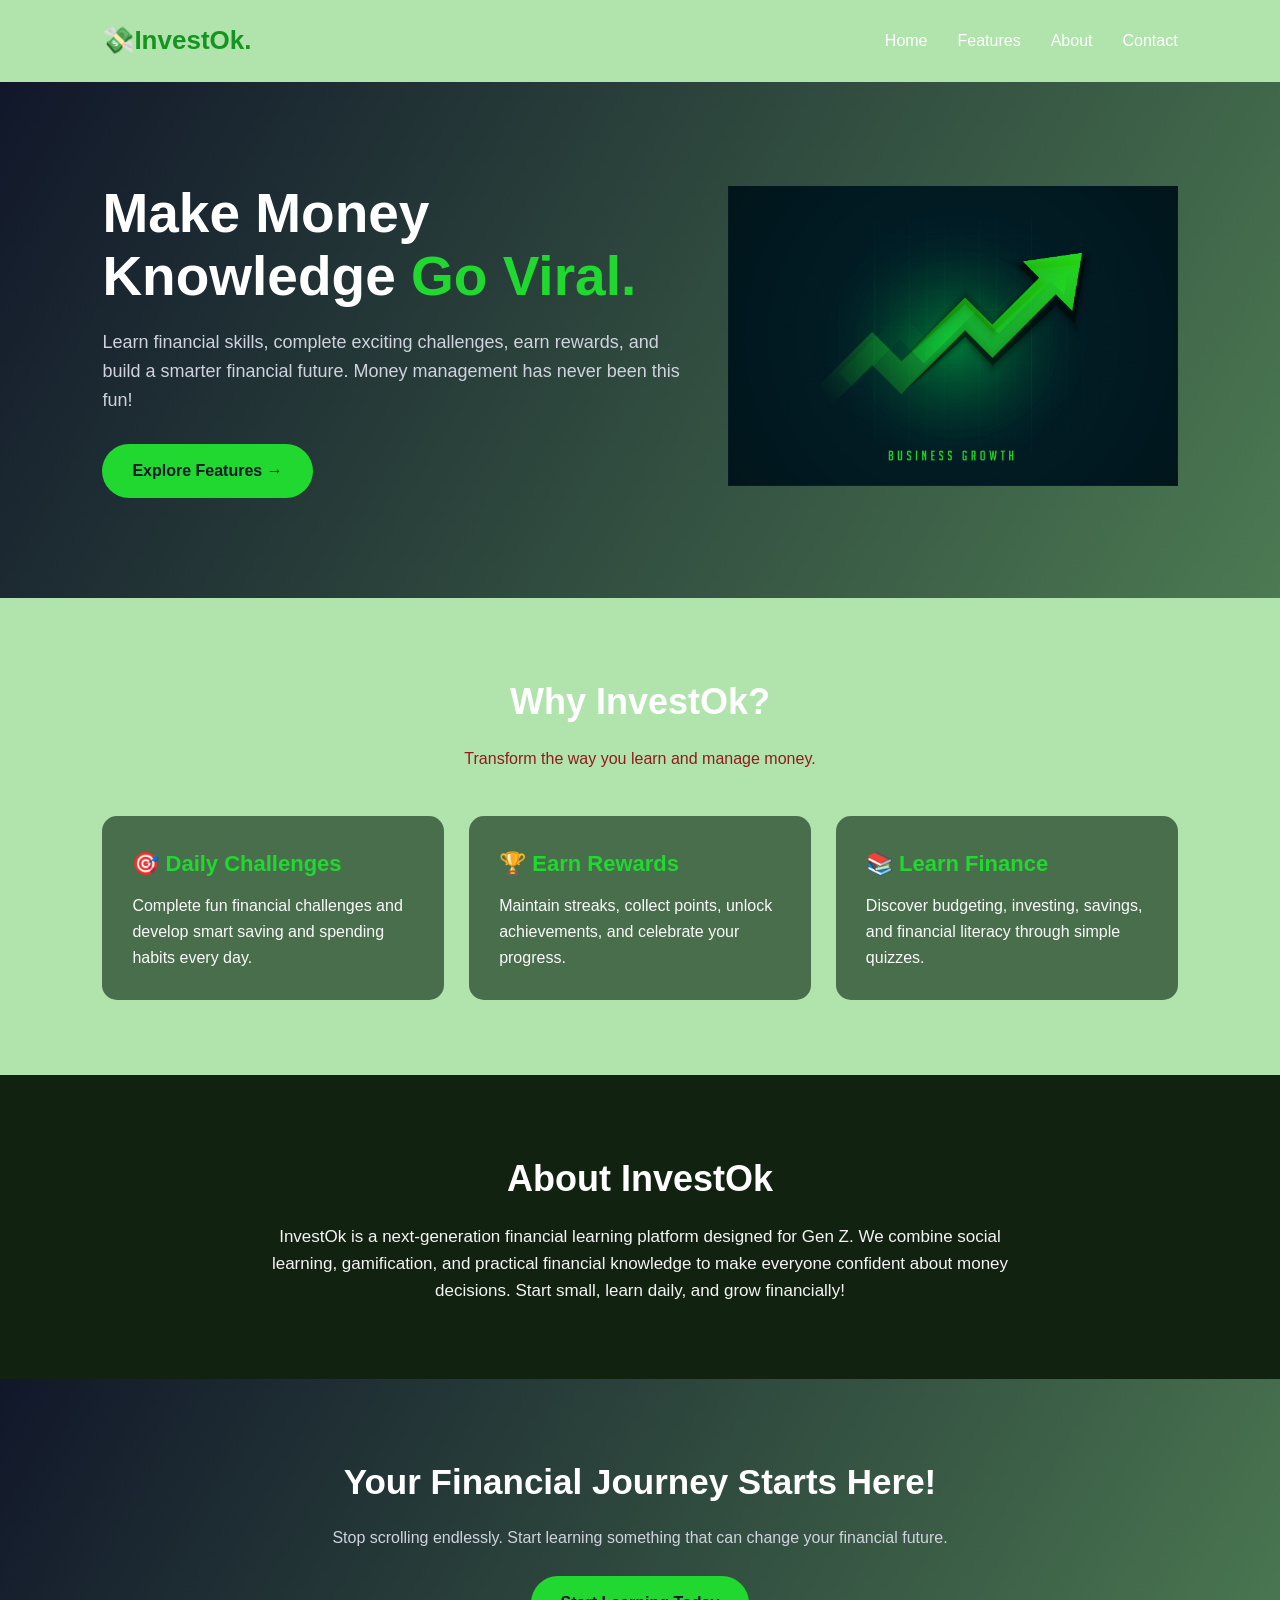
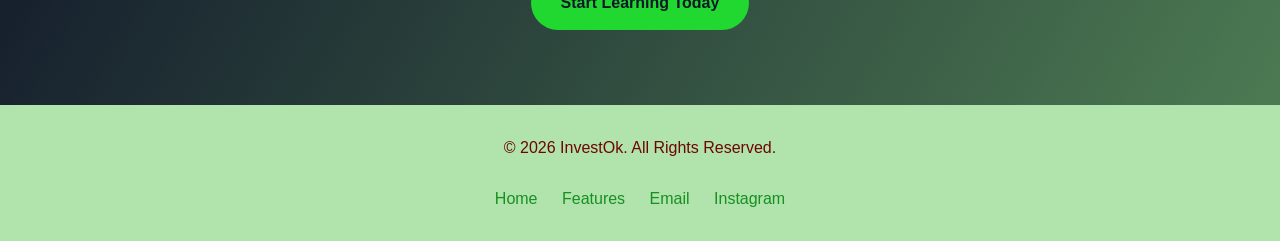
<file: WebDev-L1-LandingPage/index.html>
<!DOCTYPE html>
<html lang="en">
<head>
    <meta charset="UTF-8">
    <meta name="viewport" content="width=device-width, initial-scale=1.0">

    <title>InvestOk | Learn Money. Live Better.</title>

    <!-- External CSS -->
    <link rel="stylesheet" href="style.css">
</head>

<body>

    <!-- Navigation -->
    <nav>
        <div class="logo">💸InvestOk.</div>

        <ul>
            <li><a href="#home">Home</a></li>
            <li><a href="#features">Features</a></li>
            <li><a href="#about">About</a></li>
            <li><a href="#contact">Contact</a></li>
        </ul>
    </nav>

    <!-- Hero Section -->
    <header class="hero" id="home">
        <div class="hero-content">

            <h1>
                Make Money Knowledge
                <span>Go Viral.</span>
            </h1>

            <p>
                Learn financial skills, complete exciting
                challenges, earn rewards, and build a smarter
                financial future. Money management has never
                been this fun!
            </p>

            <a href="#features" class="btn">
                Explore Features →
            </a>

        </div>
        <div>
    <img src="Investok.jpg" class="hero-image" alt="InvestOk Image" />
</div>    </header>

    <!-- Features Section -->
    <section id="features">

        <h2 class="section-title">Why InvestOk?</h2>

        <p class="section-description">
            Transform the way you learn and manage money.
        </p>

        <div class="features">

            <div class="card">
                <h3>🎯 Daily Challenges</h3>
                <p>
                    Complete fun financial challenges and
                    develop smart saving and spending habits
                    every day.
                </p>
            </div>

            <div class="card">
                <h3>🏆 Earn Rewards</h3>
                <p>
                    Maintain streaks, collect points, unlock
                    achievements, and celebrate your progress.
                </p>
            </div>

            <div class="card">
                <h3>📚 Learn Finance</h3>
                <p>
                    Discover budgeting, investing, savings,
                    and financial literacy through simple quizzes.
                </p>
            </div>

        </div>
    </section>

    <!-- About Section -->
    <section class="about" id="about">

        <h2 class="section-title">About InvestOk</h2>

        <p>
            InvestOk is a next-generation financial learning
            platform designed for Gen Z. We combine social
            learning, gamification, and practical financial
            knowledge to make everyone confident about money
            decisions. Start small, learn daily, and grow
            financially!
        </p>

    </section>

    <!-- Call To Action -->
    <section class="cta">

        <h2>Your Financial Journey Starts Here!</h2>

        <p>
            Stop scrolling endlessly. Start learning something
            that can change your financial future.
        </p>

        <a href="#contact" class="btn">
            Start Learning Today
        </a>

    </section>

    <!-- Footer -->
    <footer id="contact">

        <p>© 2026 InvestOk. All Rights Reserved.</p>

        <br>

        <a href="#home">Home</a>
        <a href="#features">Features</a>
        <a href="mailto:hello@example.com">Email</a>
        <a href="https://www.instagram.com/">Instagram</a>

    </footer>

</body>
</html>
</file>
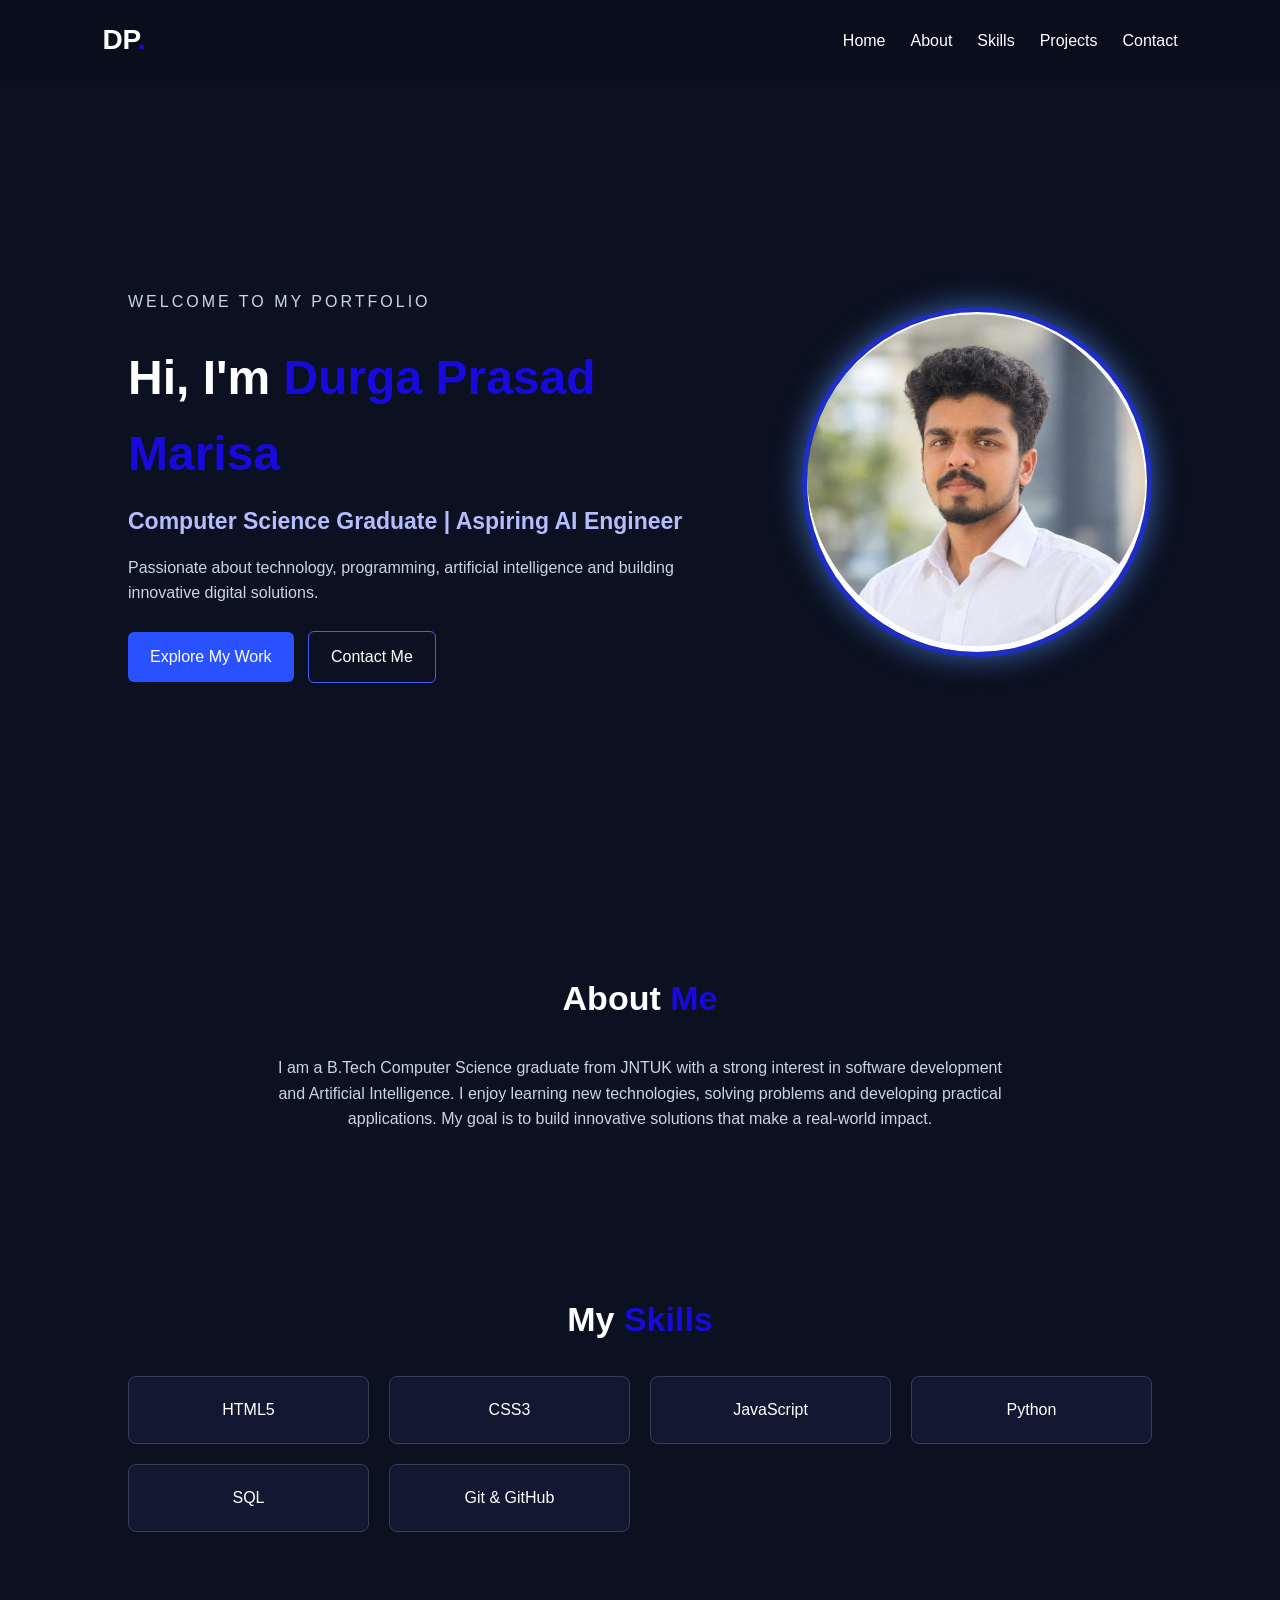
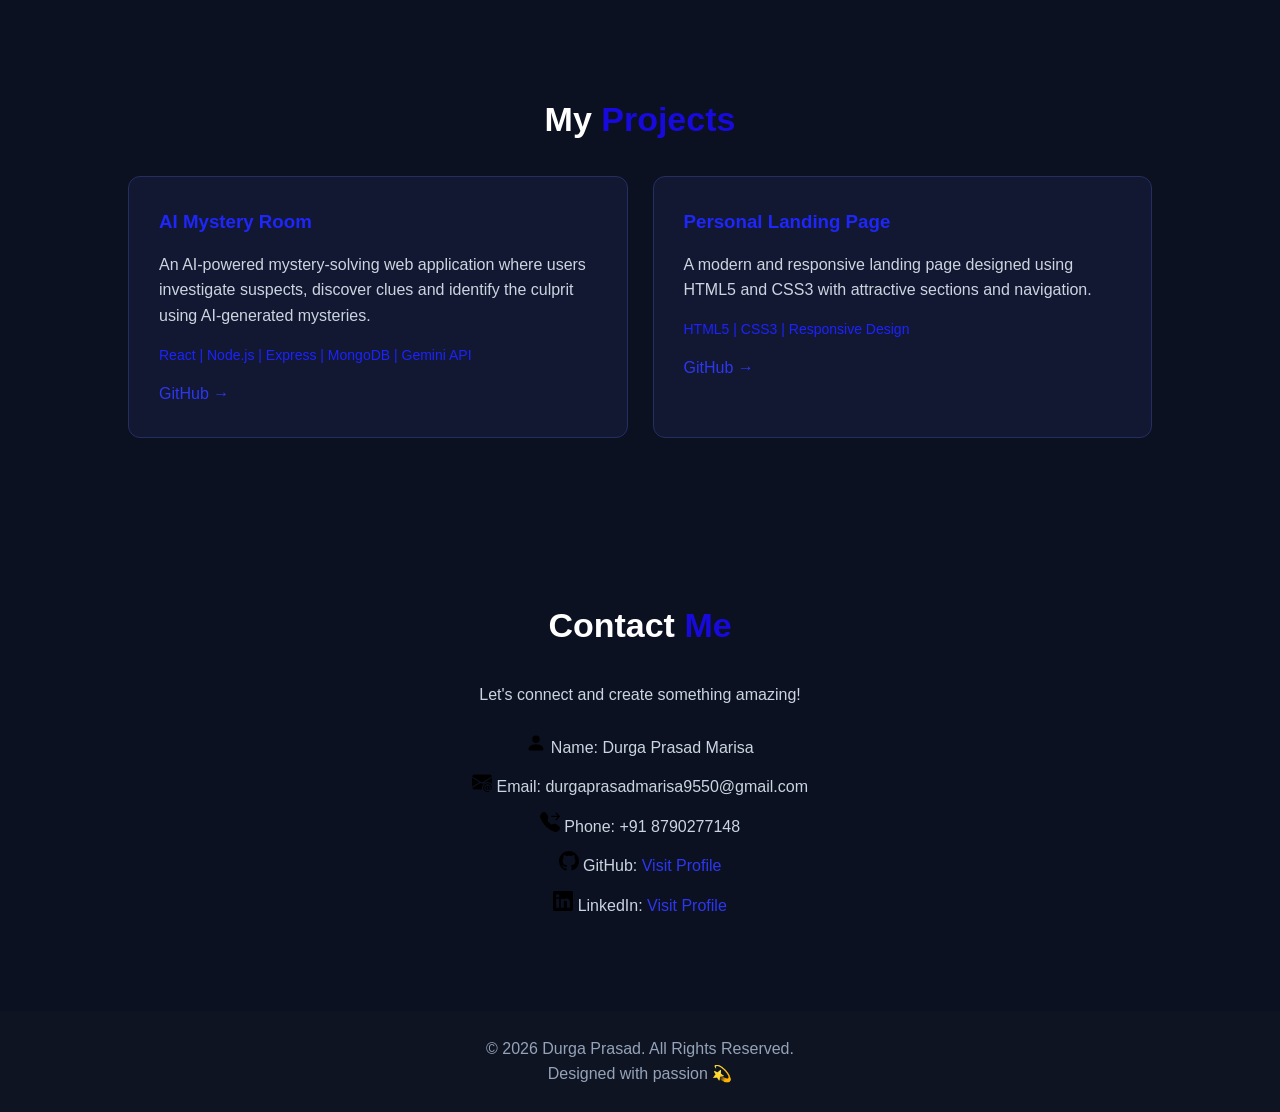
<file: WebDev-L1-PersonalPortfolio/index.html>
<!DOCTYPE html>
<html lang="en">
<head>
    <meta charset="UTF-8">
    <meta name="viewport" content="width=device-width, initial-scale=1.0">
    <title>Durga Prasad | Portfolio</title>
    <link rel="stylesheet" href="style.css">
</head>
<body>

    <!-- Navigation -->
    <header>
        <nav class="navbar">
            <h2 class="logo">DP<span>.</span></h2>

            <ul>
                <li><a href="#home">Home</a></li>
                <li><a href="#about">About</a></li>
                <li><a href="#skills">Skills</a></li>
                <li><a href="#projects">Projects</a></li>
                <li><a href="#contact">Contact</a></li>
            </ul>
        </nav>
    </header>

    <!-- Hero Section -->
    <section id="home" class="hero">
        <div class="hero-content">
            <p class="welcome">WELCOME TO MY PORTFOLIO</p>

            <h1>Hi, I'm <span>Durga Prasad Marisa</span></h1>

            <h2>Computer Science Graduate | Aspiring AI Engineer</h2>

            <p>
                Passionate about technology, programming,
                artificial intelligence and building innovative
                digital solutions.
            </p>

            <a href="#projects" class="btn">Explore My Work</a>
            <a href="#contact" class="btn secondary">Contact Me</a>
        </div>

        <div class="profile">
            <img src="Profile image.png"
                 class="profile img">
        </div>
    </section>

    <!-- About Section -->
    <section id="about" class="section">
        <h2>About <span>Me</span></h2>

        <p>
            I am a B.Tech Computer Science graduate from JNTUK
            with a strong interest in software development and
            Artificial Intelligence. I enjoy learning new
            technologies, solving problems and developing
            practical applications. My goal is to build
            innovative solutions that make a real-world impact.
        </p>
    </section>

    <!-- Skills Section -->
    <section id="skills" class="section">
        <h2>My <span>Skills</span></h2>

        <div class="skills-container">
            <div class="skill">HTML5</div>
            <div class="skill">CSS3</div>
            <div class="skill">JavaScript</div>
            <div class="skill">Python</div>
            <div class="skill">SQL</div>
            <div class="skill">Git & GitHub</div>
        </div>
    </section>

    <!-- Projects Section -->
    <section id="projects" class="section">
        <h2>My <span>Projects</span></h2>

        <div class="projects-container">

            <div class="project-card">
                <h3>AI Mystery Room</h3>

                <p>
                    An AI-powered mystery-solving web application
                    where users investigate suspects, discover
                    clues and identify the culprit using
                    AI-generated mysteries.
                </p>

                <p class="tech">React | Node.js | Express | MongoDB | Gemini API</p>

                <a href="https://github.com/Prasad8790-Git"
                   target="_blank">GitHub →</a>
            </div>

            <div class="project-card">
                <h3>Personal Landing Page</h3>

                <p>
                    A modern and responsive landing page
                    designed using HTML5 and CSS3 with
                    attractive sections and navigation.
                </p>

                <p class="tech">HTML5 | CSS3 | Responsive Design</p>

                <a href="https://github.com/Prasad8790-Git"
                   target="_blank">GitHub →</a>
            </div>

        </div>
    </section>

    <!-- Contact Section -->
    <section id="contact" class="section">
        <h2>Contact <span>Me</span></h2>

        <p>Let's connect and create something amazing!</p>

        <div class="contact-details">
            <p><img src="Logos/person-fill.svg" alt="Name" width="20" height="20"> Name: Durga Prasad Marisa</p>
            <p><img src="Logos/email.svg" alt="Email" width="20" height="20"> Email: durgaprasadmarisa9550@gmail.com</p>
            <p><img src="Logos/phone.svg" alt="Phone" width="20" height="20" > Phone: +91 8790277148</p>
            <p><img src="Logos/github.svg" alt="GitHub" width="20" height="20" > GitHub:
                <a href="https://github.com/Prasad8790-Git">
                    Visit Profile
                </a>
            </p>
            <p><img src="Logos/linkedin.svg" alt="LinkedIn" width="20" height="20" > LinkedIn:
                <a href="https://www.linkedin.com/in/-durga-prasad-marisa/">
                    Visit Profile
                </a>
            </p>
        </div>
    </section>

    <!-- Footer -->
    <footer>
        <p>© 2026 Durga Prasad. All Rights Reserved.</p>
        <p>Designed with passion 💫</p>
    </footer>

</body>
</html>
</file>
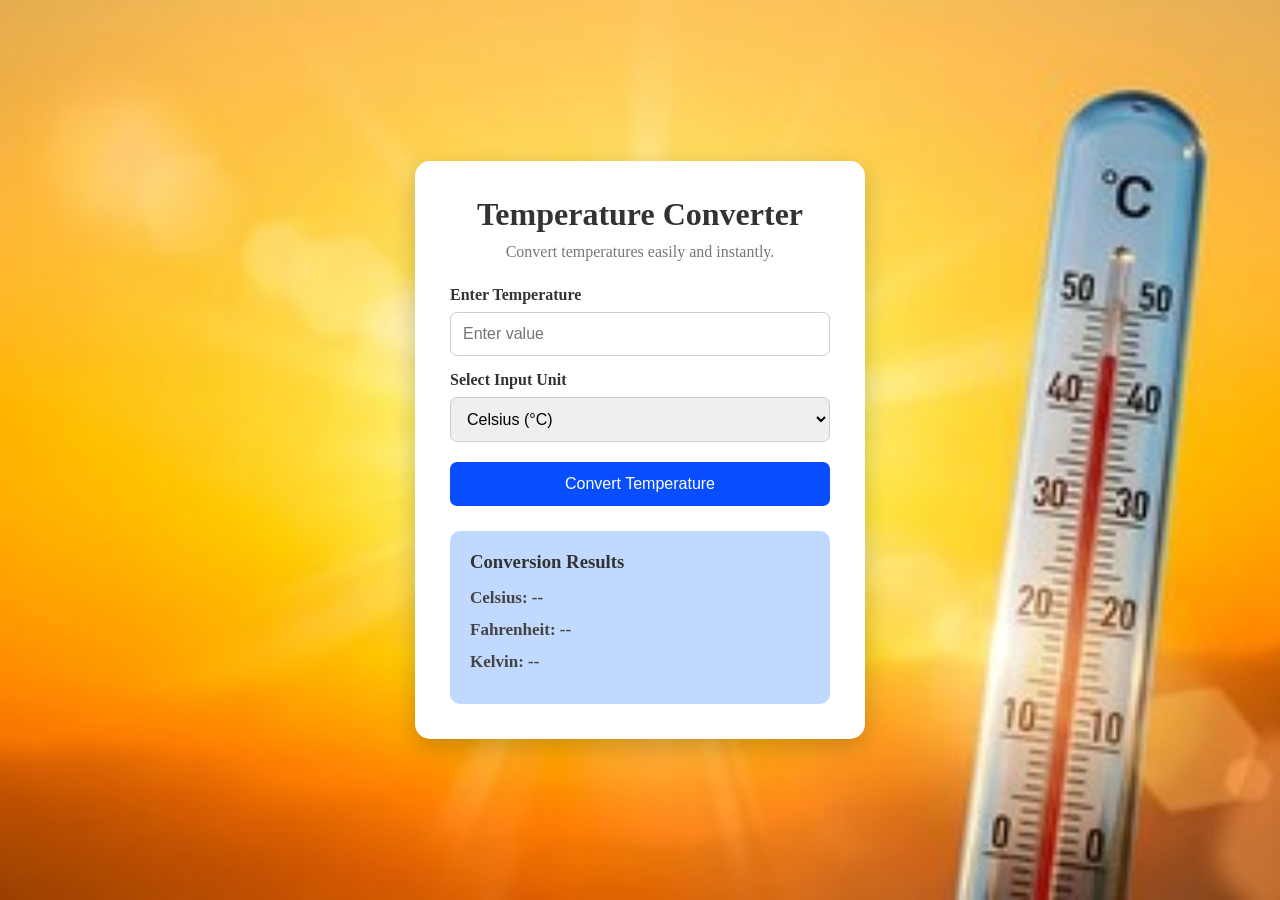
<file: WebDev-L1-TemperatureConverter/index.html>
<!DOCTYPE html>
<html lang="en">
<head>
    <meta charset="UTF-8">
    <meta name="viewport" content="width=device-width, initial-scale=1.0">
    <title>Temperature Converter</title>
    <link rel="stylesheet" href="style.css">
</head>
<body>
    <div class="background-image">

    <div class="container">
        <h1>Temperature Converter</h1>
        <p>Convert temperatures easily and instantly.</p>

        <div class="converter">
            <label for="temperature">Enter Temperature</label>
            <input
                type="number"
                id="temperature"
                placeholder="Enter value"
                step="any"
            >

            <label for="unit">Select Input Unit</label>
            <select id="unit">
                <option value="celsius">Celsius (°C)</option>
                <option value="fahrenheit">Fahrenheit (°F)</option>
                <option value="kelvin">Kelvin (K)</option>
            </select>

            <button onclick="convertTemperature()">
                Convert Temperature
            </button>

            <p id="error"></p>

            <div class="result">
                <h3>Conversion Results</h3>
                <p id="celsius">Celsius: --</p>
                <p id="fahrenheit">Fahrenheit: --</p>
                <p id="kelvin">Kelvin: --</p>
            </div>
        </div>
    </div>
    </div>
    <script src="script.js"></script>
</body>
</html>
</file>
<file: WebDev-L1-LandingPage/style.css>
/* General Styling */
* {
    margin: 0;
    padding: 0;
    box-sizing: border-box;
}

html {
    scroll-behavior: smooth;
}

body {
    font-family: Arial, sans-serif;
    background: #b1e3ac;
    color: white;
    line-height: 1.6;
}

/* Navigation */
nav {
    display: flex;
    justify-content: space-between;
    align-items: center;
    padding: 20px 8%;
    background: #b1e3ac;
    position: sticky;
    top: 0;
    z-index: 100;
}

.logo {
    font-size: 26px;
    font-weight: bold;
    color: #15951f;
}

nav ul {
    display: flex;
    gap: 30px;
    list-style: none;
}

nav a {
    color: white;
    text-decoration: none;
}

nav a:hover {
    color: #21d830;
}

/* Hero Section */
.hero {
    min-height: 500px;
    padding: 100px 8%;
    display: flex;
    align-items: center;
    background: linear-gradient(120deg, #11172a, #4c7a52);
}

.hero-content {
    max-width: 650px;
}

.hero h1 {
    font-size: 55px;
    line-height: 1.15;
    margin-bottom: 20px;
}

.hero h1 span {
    color: #21d830;
}

.hero p {
    font-size: 18px;
    color: #d0d3df;
    margin-bottom: 30px;
}

.hero-image {
    width: 450px;
    margin-left: 40px;
    height: auto;
    justify-content: right;
}
/* Buttons */
.btn {
    display: inline-block;
    background: #21d830;
    color: #11172a;
    padding: 14px 30px;
    border-radius: 30px;
    text-decoration: none;
    font-weight: bold;
}

.btn:hover {
    background: white;
}

/* Common Sections */
section {
    padding: 75px 8%;
}

.section-title {
    text-align: center;
    font-size: 36px;
    margin-bottom: 15px;
}

.section-description {
    text-align: center;
    color: #911b1b;
    margin-bottom: 45px;
}

/* Features */
.features {
    display: grid;
    grid-template-columns: repeat(3, 1fr);
    gap: 25px;
}

.card {
    background: #1f3d25b4;
    padding: 30px;
    border-radius: 15px;
    transition: transform 0.3s;
}

.card:hover {
    transform: translateY(-8px);
}

.card h3 {
    color: #21d830;
    margin-bottom: 12px;
    font-size: 22px;
}

.card p {
    color: #fafafa;
}

/* About Section */
.about {
    background: #122211;
    text-align: center;
}

.about p {
    max-width: 750px;
    margin: auto;
    color: #f4f4f4;
    font-size: 17px;
}

/* Call To Action */
.cta {
    text-align: center;
    background: linear-gradient(120deg, #11172a, #4c7a52);
}

.cta h2 {
    font-size: 35px;
    margin-bottom: 15px;
}

.cta p {
    margin-bottom: 25px;
    color: #d0d3df;
}

/* Footer */
footer {
    background: #b1e3ac;
    text-align: center;
    padding: 30px 8%;
    color: #6d0606;
}

footer a {
    color: #169020;
    text-decoration: none;
    margin: 0 10px;
}
footer a:hover {
    color: #f0f1f0;
}
/* Responsive Design */
@media (max-width: 768px) {

    nav {
        flex-direction: column;
        gap: 15px;
    }

    nav ul {
        gap: 15px;
        flex-wrap: wrap;
        justify-content: center;
    }

    .hero {
        padding: 75px 8%;
        min-height: 400px;
    }

    .hero h1 {
        font-size: 38px;
    }

    .features {
        grid-template-columns: 1fr;
    }

    .section-title {
        font-size: 29px;
    }

    .cta h2 {
        font-size: 28px;
    }
}

@media (max-width: 380px) {

    nav ul {
        gap: 10px;
        font-size: 14px;
    }

    .hero h1 {
        font-size: 32px;
    }
}
</file>
<file: WebDev-L1-PersonalPortfolio/style.css>
/* General Styling */
* {
    margin: 0;
    padding: 0;
    box-sizing: border-box;
    scroll-behavior: smooth;
}

body {
    font-family: 'Segoe UI', Arial, sans-serif;
    background: #0b1120;
    color: #ffffff;
    line-height: 1.6;
}

html {
    scroll-behavior: smooth;
}

span {
    color: #180adc;
}

/* Navigation */
header {
    background: #0b0e1ce3;
    position: sticky;
    top: 0;
    z-index: 100;
}

.navbar {
    display: flex;
    justify-content: space-between;
    align-items: center;
    padding: 18px 8%;
}

.logo {
    font-size: 28px;
    color: white;
}

.navbar ul {
    display: flex;
    list-style: none;
    gap: 25px;
}

.navbar a {
    text-decoration: none;
    color: white;
    transition: 0.3s;
}

.navbar a:hover {
    color: #2e35f7;
}

/* Hero Section */
.hero {
    min-height: 90vh;
    display: flex;
    justify-content: space-between;
    align-items: center;
    padding: 70px 10%;
    gap: 40px;
}

.hero-content {
    max-width: 600px;
}

.welcome {
    color: #3434fe;
    letter-spacing: 3px;
    margin-bottom: 15px;
}

.hero h1 {
    font-size: 48px;
    margin-bottom: 10px;
}

.hero h2 {
    font-size: 23px;
    color: #b5bdfd;
    margin-bottom: 15px;
}

.hero p {
    color: #cbd5e1;
    margin-bottom: 25px;
}

.btn {
    display: inline-block;
    background: #2a51ff;
    color: white;
    padding: 12px 22px;
    text-decoration: none;
    border-radius: 6px;
    margin-right: 10px;
    transition: 0.3s;
}

.btn:hover {
    background: #313ae8;
    transform: translateY(-3px);
}

.secondary {
    background: transparent;
    border: 1px solid #4b5cf1;
}

.profile img {
    width: 350px;
    height: 350px;
    object-fit: cover;
    border-radius: 100%;
    border: 5px solid #243affbf;
    box-shadow: 0 0 30px #5b92ff9e;
}

/* Common Sections */
.section {
    padding: 80px 10%;
    text-align: center;
}

.section h2 {
    font-size: 34px;
    margin-bottom: 30px;
}

.section > p {
    max-width: 750px;
    margin: auto;
    color: #cbd5e1;
}

/* Skills */
.skills-container {
    display: grid;
    grid-template-columns: repeat(4, 1fr);
    gap: 20px;
    margin-top: 30px;
}

.skill {
    background: #171c39b1;
    padding: 20px;
    border-radius: 8px;
    border: 1px solid #334155;
    transition: 0.3s;
}

.skill:hover {
    background: #3128d9;
    transform: translateY(-5px);
}

/* Projects */
.projects-container {
    display: grid;
    grid-template-columns: repeat(2, 1fr);
    gap: 25px;
    margin-top: 30px;
}

.project-card {
    background: #171c39b1;
    padding: 30px;
    border-radius: 12px;
    text-align: left;
    border: 1px solid #242f61;
    transition: 0.3s;
}

.project-card:hover {
    transform: translateY(-7px);
    border-color: #3153ff;
}

.project-card h3 {
    color: #1f26f9;
    margin-bottom: 15px;
}

.project-card p {
    color: #cbd5e1;
    margin-bottom: 15px;
}

.project-card .tech {
    color: #1c23ff;
    font-size: 14px;
}

.project-card a,
.contact-details a {
    color: #2d37f2;
    text-decoration: none;
}

.project-card a:hover,
.contact-details a:hover {
    text-decoration: underline;
}

/* Contact */
.contact-details {
    margin-top: 25px;
}

.contact-details p {
    margin: 12px;
    color: #cbd5e1;
}

/* Footer */
footer {
    background: #0e1422;
    padding: 25px;
    text-align: center;
    color: #94a3b8;
}

/* Responsive Design */
@media (max-width: 768px) {

    .navbar {
        flex-direction: column;
        gap: 15px;
    }

    .navbar ul {
        flex-wrap: wrap;
        justify-content: center;
        gap: 15px;
    }

    .hero {
        flex-direction: column-reverse;
        text-align: center;
        padding: 50px 7%;
    }

    .hero h1 {
        font-size: 34px;
    }

    .hero h2 {
        font-size: 19px;
    }

    .profile img {
        width: 200px;
        height: 200px;
    }

    .skills-container {
        grid-template-columns: repeat(2, 1fr);
    }

    .projects-container {
        grid-template-columns: 1fr;
    }

    .section {
        padding: 60px 7%;
    }
}

@media (max-width: 400px) {
    .navbar ul {
        gap: 10px;
        font-size: 14px;
    }

    .skills-container {
        grid-template-columns: 1fr;
    }

    .btn {
        margin: 5px;
    }
}
</file>
<file: WebDev-L1-TemperatureConverter/style.css>
* {
    margin: 0;
    padding: 0;
    box-sizing: border-box;
}

.background-image {
    background-image: url('temp.jpg');
    background-size: cover;
    background-position: center;
    min-height: 100vh;
    display: flex;
    justify-content: center;
    align-items: center;
    padding: 20px;
}

.container {
    background: white;
    padding: 35px;
    border-radius: 15px;
    width: 100%;
    max-width: 450px;
    text-align: center;
    box-shadow: 0 8px 25px rgba(0,0,0,0.2);
}

h1 {
    color: #333;
    margin-bottom: 10px;
}

.container > p {
    color: #777;
    margin-bottom: 25px;
}

.converter {
    text-align: left;
}

label {
    display: block;
    margin: 15px 0 8px;
    color: #333;
    font-weight: bold;
}

input, select {
    width: 100%;
    padding: 12px;
    border: 1px solid #ccc;
    border-radius: 7px;
    font-size: 16px;
}

button {
    width: 100%;
    padding: 13px;
    margin-top: 20px;
    background: #084eff;
    color: white;
    border: none;
    border-radius: 7px;
    font-size: 16px;
    cursor: pointer;
}

button:hover {
    background: #6880f6;
}

.result {
    margin-top: 25px;
    padding: 20px;
    background: #aeceffc3;
    border-radius: 10px;
}

.result h3 {
    margin-bottom: 15px;
    color: #333;
}

.result p {
    margin: 12px 0;
    color: #444;
    font-size: 17px;
    font-weight: bold;
}

#error {
    color: red;
    margin-top: 12px;
    font-size: 14px;
}

@media (max-width: 480px) {
    .container {
        padding: 22px;
    }

    h1 {
        font-size: 24px;
    }
}
</file>
